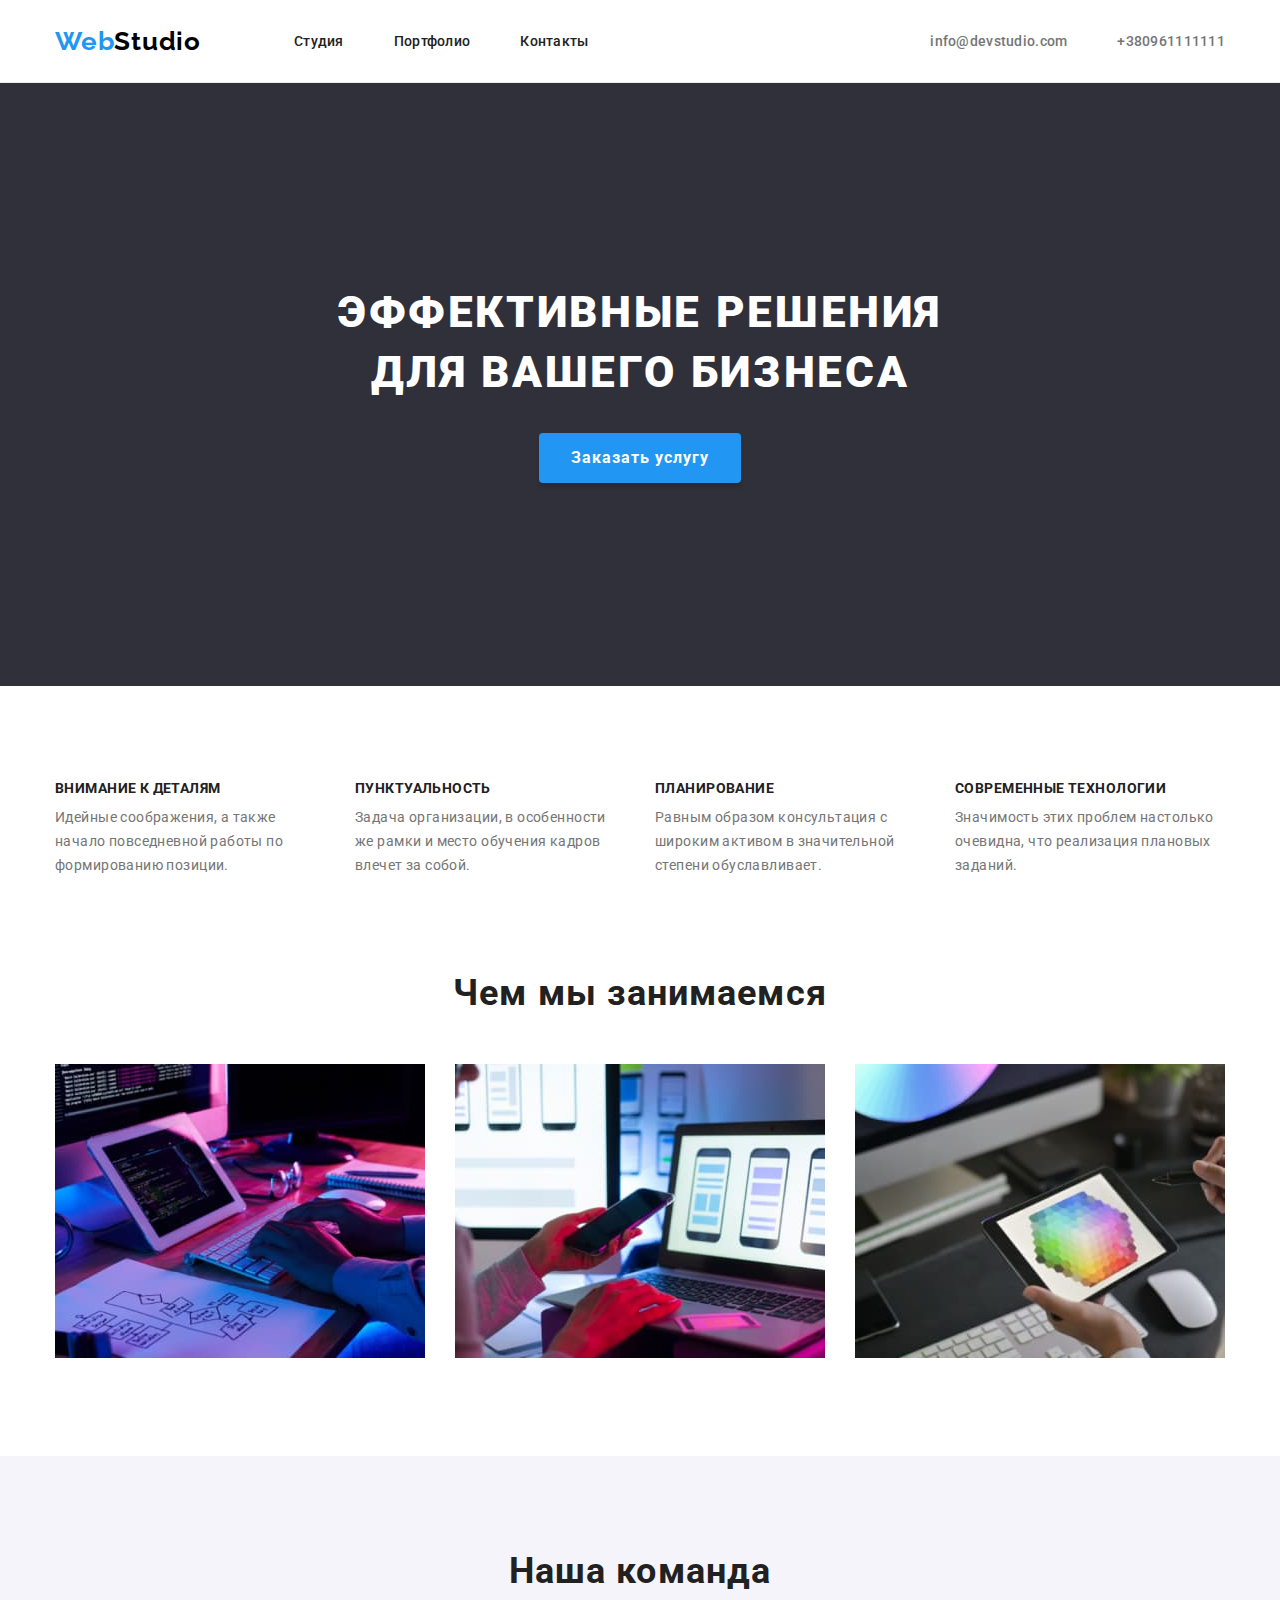
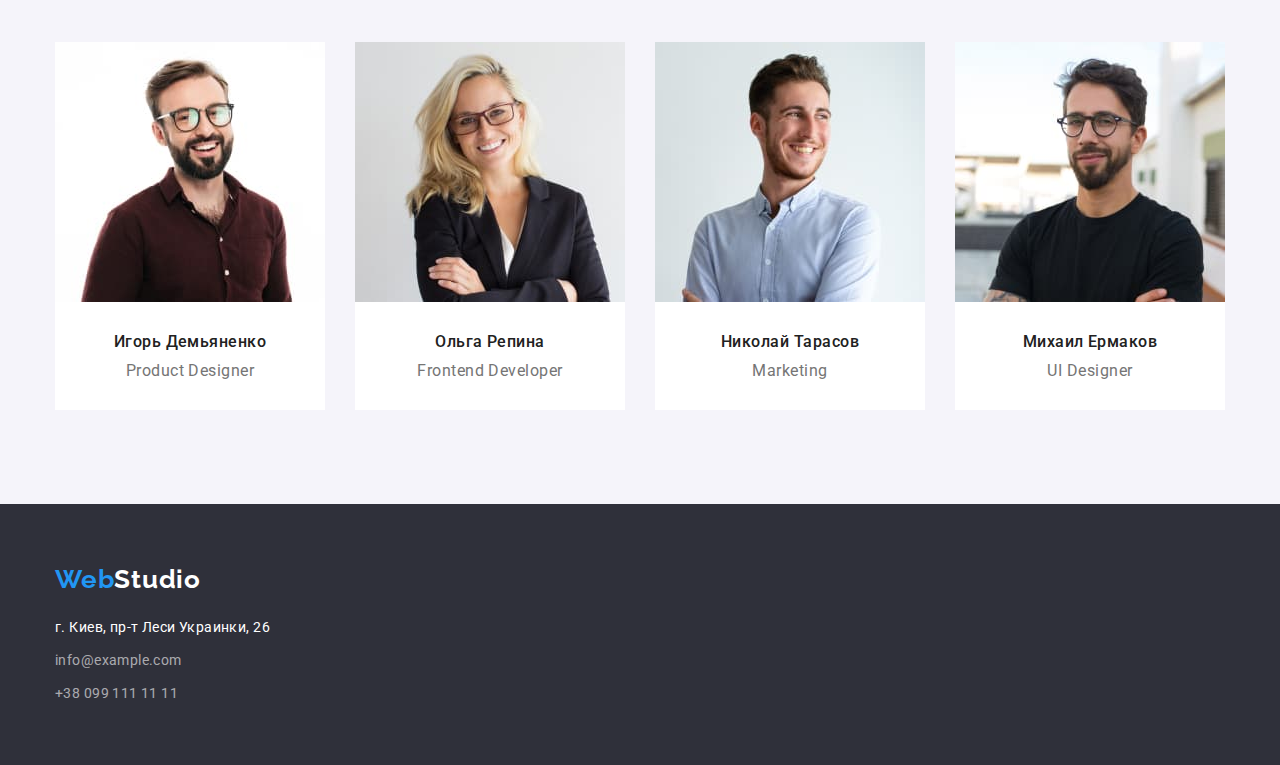
<file: index.html>
<!DOCTYPE html>
<html lang="ru">
<head>
    <meta charset="UTF-8">
    <meta http-equiv="X-UA-Compatible" content="IE=edge">
    <meta name="viewport" content="width=device-width, initial-scale=1.0">
    <title>Document</title>
    <link rel="preconnect" href="https://fonts.googleapis.com">
    <link rel="preconnect" href="https://fonts.gstatic.com" crossorigin>
    <link href="https://fonts.googleapis.com/css2?family=Raleway:wght@700&family=Roboto:wght@400;500;700;900&display=swap"
        rel="stylesheet">
    <link rel="stylesheet" href="https://cdnjs.cloudflare.com/ajax/libs/modern-normalize/1.1.0/modern-normalize.min.css">
    <link rel="stylesheet" href="./css/styles.css">
</head>
<body class="body">
    <header class="header">
        <div class="container">
        <a class="header-logo logo link" href="#"><span>Web</span>Studio</a>
        <nav class="header-nav">
            <ul class="list">
                <li class="header-nav-item"><a href="./index.html" class="header-link link">Студия</a></li>
                <li class="header-nav-item"><a href="./portfolio.html" class="header-link link">Портфолио</a></li>
                <li class="header-nav-item"><a href="#" class="header-link link">Контакты</a></li>
            </ul>
        </nav>
        <ul class="header-contacts-list list">
            <li class="header-item"><a href="mailto:info@devstudio.com" class="header-contacts link">info@devstudio.com</a></li>
            <li class="header-item"><a href="tel:+380961111111" class="header-contacts link">+380961111111</a></li>
        </ul>
        </div>
    </header>
    <main>
        <section class="hero">
            <h1 class="hero-text">Эффективные решения для вашего бизнеса</h1>
            <button type="button" class="hero-button">Заказать услугу</button>
        </section>
        <section class="features section">
            <div class="container">
            <h2 class="visually-hidden">Особенности</h2>
            <ul class="features-list list">
                <li class="features-list-item"><h3 class="features-titles">Внимание к деталям</h3>
                    <p class="features-p">Идейные соображения, а также начало повседневной работы по формированию позиции.</p></li>
                <li class="features-list-item"><h3 class="features-titles">Пунктуальность</h3>
                    <p class="features-p">Задача организации, в особенности же рамки и место обучения кадров влечет за собой.</p></li>
                <li class="features-list-item"><h3 class="features-titles">Планирование</h3>
                    <p class="features-p">Равным образом консультация с широким активом в значительной степени обуславливает.</p></li>
                <li class="features-list-item"><h3 class="features-titles">Современные технологии</h3>
                    <p class="features-p">Значимость этих проблем настолько очевидна, что реализация плановых заданий.</p></li>
            </ul>
            </div>
        </section>
        <section class="speciality section">
            <div class="container">
            <h2 class="speciality-title">Чем мы занимаемся</h2>
            <ul class="list">
                <li class="speciality-list"><img src="./images/img.jpg" alt="пишет на клавиатуре" width="370" height="294"></li>
                <li class="speciality-list"><img src="./images/img(1).jpg" alt="сравнивает телефоны" width="370" height="294"></li>
                <li class="speciality-list"><img src="./images/img(2).jpg" alt="рисует на планшете" width="370" height="294"></li>
            </ul>
            </div>
        </section>
        <section class="team section">
            <div class="container">
            <h2 class="team-title">Наша команда</h2>
            <ul class="team-list list">
                <li class="team-list-item">
                    <img src="./images/team_photo1.jpg" alt="участник команды 1" width="270" height="260">
                    <div class="team-list-text">
                    <h3 class="team-name">Игорь Демьяненко</h3>
                    <p lang="en" class="team-prof">Product Designer</p>
                    </div>
                </li>
                <li class="team-list-item">
                    <img src="./images/team_photo2.jpg" alt="участник команды 1" width="270" height="260">
                    <div class="team-list-text">
                    <h3 class="team-name">Ольга Репина</h3>
                    <p lang="en" class="team-prof">Frontend Developer</p>
                    </div>
                </li>
                <li class="team-list-item">
                    <img src="./images/team_photo3.jpg" alt="участник команды 1" width="270" height="260">
                    <div class="team-list-text">
                    <h3 class="team-name">Николай Тарасов</h3>
                    <p lang="en" class="team-prof">Marketing</p>
                    </div>
                </li>
                <li class="team-list-item">
                    <img src="./images/team_photo4.jpg" alt="участник команды 1" width="270" height="260">
                    <div class="team-list-text">
                    <h3 class="team-name">Михаил Ермаков</h3>
                    <p lang="en" class="team-prof">UI Designer</p>
                    </div>
                </li>
            </ul>
            </div>
        </section>
    </main>
        <footer class="footer">
            <div class="container">
            <a href="#" class="footer-logo logo link"><span>Web</span>Studio</a>
            <address class="address">
                <ul class="list">
                    <li class="address-item"><a href="https://goo.gl/maps/gwLvTVxYLncjtafa9" target="_blank" rel="noopener noreferrer nofollow" 
                        class="footer-address link">г. Киев, пр-т Леси Украинки, 26</a></li>
                    <li class="address-item"><a href="mailto:info@example.com" class="footer-contacts link">info@example.com</a></li>
                    <li class="address-item"><a href="tel:+380991111111" class="footer-contacts link">+38 099 111 11 11</a></li>
                </ul>
            </address>
            </div>
        </footer>
</body>
</html>
</file>
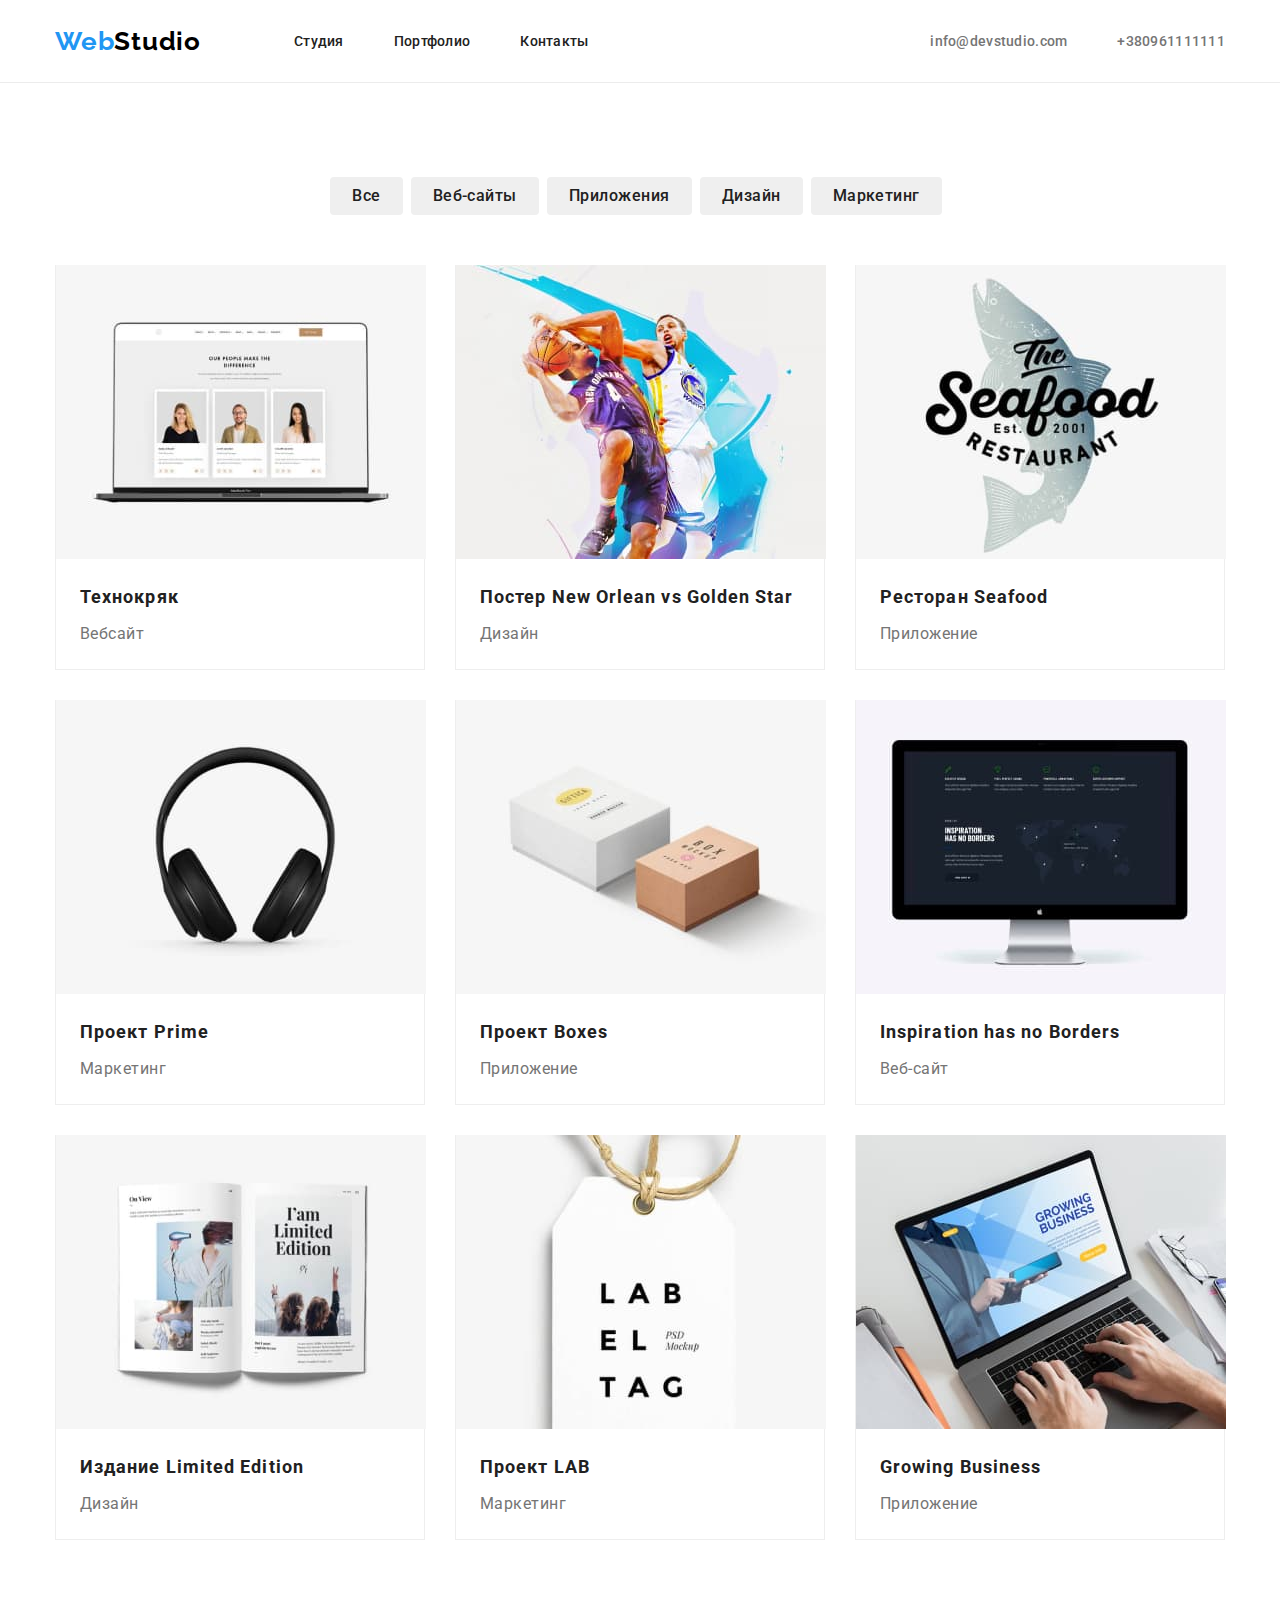
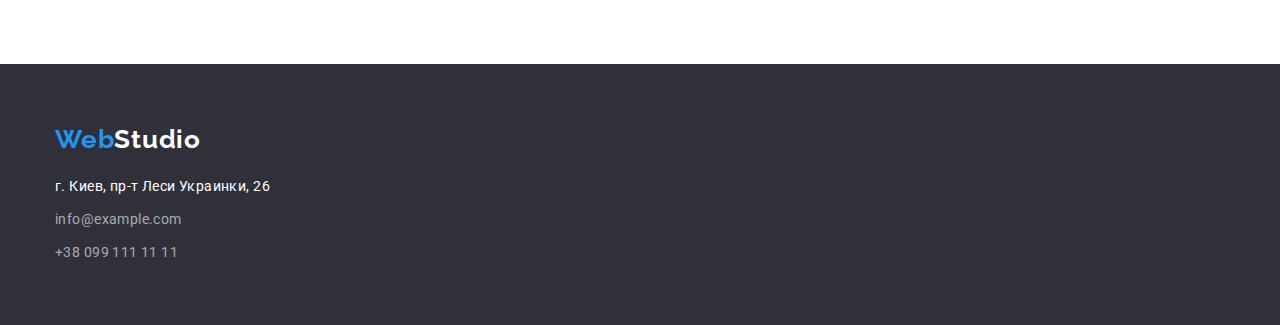
<file: portfolio.html>
<!DOCTYPE html>
<html lang="ru">
<head>
    <meta charset="UTF-8">
    <meta http-equiv="X-UA-Compatible" content="IE=edge">
    <meta name="viewport" content="width=device-width, initial-scale=1.0">
    <title>Document</title>
    <link rel="preconnect" href="https://fonts.googleapis.com">
    <link rel="preconnect" href="https://fonts.gstatic.com" crossorigin>
    <link
        href="https://fonts.googleapis.com/css2?family=Raleway:wght@700&family=Roboto:wght@400;500;700;900&display=swap"
        rel="stylesheet">
    <link rel="stylesheet" href="https://cdnjs.cloudflare.com/ajax/libs/modern-normalize/1.1.0/modern-normalize.min.css">
    <link rel="stylesheet" href="./css/styles.css">
</head>
<body class="body">
    <header class="header">
        <div class="container">
            <a class="header-logo logo link" href="#"><span>Web</span>Studio</a>
            <nav class="header-nav">
                <ul class="list">
                    <li class="header-nav-item"><a href="./index.html" class="header-link link">Студия</a></li>
                    <li class="header-nav-item"><a href="./portfolio.html" class="header-link link">Портфолио</a></li>
                    <li class="header-nav-item"><a href="#" class="header-link link">Контакты</a></li>
                </ul>
            </nav>
            <ul class="header-contacts-list list">
                <li class="header-item"><a href="mailto:info@devstudio.com"
                        class="header-contacts link">info@devstudio.com</a></li>
                <li class="header-item"><a href="tel:+380961111111" class="header-contacts link">+380961111111</a></li>
            </ul>
        </div>
    </header>
    <main>
        <section class="projects">
            <div class="container">
            <h1 class="visually-hidden">Проекты</h1>
            <ul class="projects-filters list">
                <li class="projects-item"><button type="button" class="projects-button">Все</button></li>
                <li class="projects-item"><button type="button" class="projects-button">Веб-сайты</button></li>
                <li class="projects-item"><button type="button" class="projects-button">Приложения</button></li>
                <li class="projects-item"><button type="button" class="projects-button">Дизайн</button></li>
                <li class="projects-item"><button type="button" class="projects-button">Маркетинг</button></li>
            </ul>
            <ul class="project-list list">
                <li class="projects-list">
                    <img src="./images/project_photo1.jpg" alt="ноутбук с открытым вебсайтом" width="370" height="294">
                    <div class="project-list-text"><h2 class="projects-title">Технокряк</h2>
                    <p class="projects-text">Вебсайт</p>
                    </div>
                </li>
                <li class="projects-list">
                    <img src="./images/project_photo2.jpg" alt="Постер с баскетболистами" width="370" height="294">
                    <div class="project-list-text"><h2 class="projects-title">Постер New Orlean vs Golden Star</h2>
                    <p class="projects-text">Дизайн</p>
                    </div>
                </li>
                <li class="projects-list">
                    <img src="./images/project_photo3.jpg" alt="лого ресторана" width="370" height="294">
                    <div class="project-list-text"><h2 class="projects-title">Ресторан Seafood</h2>
                    <p class="projects-text">Приложение</p>
                    </div>
                </li>
                <li class="projects-list">
                    <img src="./images/project_photo4.jpg" alt="наушники" width="370" height="294">
                    <div class="project-list-text"><h2 class="projects-title">Проект Prime</h2>
                    <p class="projects-text">Маркетинг</p>
                    </div>
                </li>
                <li class="projects-list">
                    <img src="./images/project_photo5.jpg" alt="коробки" width="370" height="294">
                    <div class="project-list-text"><h2 class="projects-title">Проект Boxes</h2>
                    <p class="projects-text">Приложение</p>
                    </div>
                </li>
                <li class="projects-list">
                    <img src="./images/project_photo6.jpg" alt="монитор с сайтом" width="370" height="294">
                    <div class="project-list-text"><h2 class="projects-title">Inspiration has no Borders</h2>
                    <p class="projects-text">Веб-сайт</p>
                    </div>
                </li>
                <li class="projects-list">
                    <img src="./images/project_photo7.jpg" alt="книга" width="370" height="294">
                    <div class="project-list-text"><h2 class="projects-title">Издание Limited Edition</h2>
                    <p class="projects-text">Дизайн</p>
                    </div>
                </li>
                <li class="projects-list">
                    <img src="./images/project_photo8.jpg" alt="ярлык" width="370" height="294">
                    <div class="project-list-text"><h2 class="projects-title">Проект LAB</h2>
                    <p class="projects-text">Маркетинг</p>
                    </div>
                </li>
                <li class="projects-list">
                    <img src="./images/project_photo9.jpg" alt="ноутбук с открытым приложением" width="370" height="294">
                    <div class="project-list-text"><h2 class="projects-title">Growing Business</h2>
                    <p class="projects-text">Приложение</p>
                    </div>
                </li>
            </ul>
            </div>
        </section>
    </main>
    <footer class="footer">
        <div class="container">
            <a href="#" class="footer-logo logo link"><span>Web</span>Studio</a>
            <address class="address">
                <ul class="list">
                    <li class="address-item"><a href="https://goo.gl/maps/gwLvTVxYLncjtafa9" target="_blank"
                            rel="noopener noreferrer nofollow" class="footer-address link">г. Киев, пр-т Леси Украинки,
                            26</a></li>
                    <li class="address-item"><a href="mailto:info@example.com"
                            class="footer-contacts link">info@example.com</a></li>
                    <li class="address-item"><a href="tel:+380991111111" class="footer-contacts link">+38 099 111 11 11</a>
                    </li>
                </ul>
            </address>
        </div>
    </footer>
</body>
</html>
</file>
<file: css/styles.css>
:root {
  --accent-color: #2196f3;
  --main-text-color: #757575;
  --title-color: #212121;
  --header-links-color: #212121;
  --header-contacts-color: #757575;
  --footer-contacts-color: #ffffff99;
  --sec-bg-color: #2f303a;
  --third-bg-color: #f5f4fa;
  --logo-color: #000000;
  --logo-sec-color: #ffffff;
  --hero-color: #ffffff;
  --button-hover-color: #ffffff;
  --footer-address-color: #ffffff;
  --portfolio-button-color: #212121;
  --team-text-color: #ffffff;
}

.list {
  list-style: none;
}

.link {
  text-decoration: none;
}

.visually-hidden {
  position: absolute;
  width: 1px;
  height: 1px;
  margin: -1px;
  border: 0;
  padding: 0;
  white-space: nowrap;
  clip-path: inset(100%);
  clip: rect(0 0 0 0);
  overflow: hidden;
}
/* font-family: 'Raleway' sans-serif; --left to copy*/

body {
  font-family: "Roboto", sans-serif;
  color: var(--title-color);
}

h1,
h2,
h3,
h4,
h5,
h6,
p,
ul {
  margin: 0;
  padding: 0;
}

.container {
  width: 1200px;
  padding: 0 15px;
  margin-left: auto;
  margin-right: auto;
}

.section {
  padding-top: 94px;
  padding-bottom: 94px;
}

/* header */

.header {
  display: flex;
  align-items: center;
  /* height: 80px; */
  border-bottom: 1px solid #ececec;
}

.header .container {
  display: flex;
  align-items: center;
}

.header-nav .list,
.header .list {
  display: flex;
}

.list .header-item + .header-item,
.list
  .header-nav-item
  + .header-nav-item {
  margin-left: 50px;
}

/* сделал на случай смены логотипа */
.header-nav {
  padding-top: 32px;
  padding-bottom: 32px;
}

.header-logo {
  margin-right: 93px;
  /* padding-top: 25px;
  padding-bottom: 24px; */
}

.logo {
  font-family: "Raleway", sans-serif;
  font-weight: 700;
  font-size: 26px;
  line-height: 1.2;
  letter-spacing: 0.03em;
  color: var(--logo-color);
}

.logo span {
  color: var(--accent-color);
}

.header-link {
  font-weight: 500;
  font-size: 14px;
  line-height: 1.15;
  letter-spacing: 0.02em;
  color: var(--header-links-color);
}

.header-contacts {
  font-weight: 500;
  font-size: 14px;
  line-height: 1.15;
  letter-spacing: 0.02em;
  color: var(--header-contacts-color);
}

.header-contacts-list {
  margin-left: auto;
}

.header-link:hover,
.header-link:focus,
.header-contacts:hover,
.header-contacts:focus {
  color: var(--accent-color);
}

/* hero */
.hero {
  background-color: var(--sec-bg-color);
  text-align: center;
  padding-bottom: 203px;
  padding-top: 200px;
}

.hero-text {
  display: flex;
  justify-content: center;
  max-width: 696px;
  flex-wrap: wrap;
  font-weight: 900;
  font-size: 44px;
  line-height: 1.36;
  letter-spacing: 0.06em;
  text-transform: uppercase;
  color: var(--hero-color);
  margin-bottom: 30px;
  margin-left: auto;
  margin-right: auto;
}

.hero-button {
  background: #2196f3;
  box-shadow: 0px 4px 4px
    rgba(0, 0, 0, 0.15);
  border-radius: 4px;
  font-weight: 700;
  font-size: 16px;
  line-height: 1.87;
  letter-spacing: 0.06em;
  color: var(--hero-color);
  cursor: pointer;
  border: transparent;
  min-width: 200px;
  /* min-height: 50px; */
  padding: 10px 32px;
}

/* features */

.features {
  padding-bottom: 0;
}

.features-titles {
  font-size: 14px;
  line-height: 1.15;
  letter-spacing: 0.03em;
  text-transform: uppercase;
  color: inherit;
  margin-bottom: 10px;
}

.features-p {
  font-size: 14px;
  line-height: 1.71;
  letter-spacing: 0.03em;
  color: var(--main-text-color);
}

.features-list {
  display: flex;
}

.features-list-item {
  width: 270px;
}

.list
  > .features-list-item:not(:last-child) {
  margin-right: 30px;
}

/* speciality */

.speciality-title {
  font-size: 36px;
  line-height: 1.17;
  letter-spacing: 0.03em;
  color: inherit;
  margin-bottom: 50px;
}

.speciality {
  text-align: center;
}

.speciality .list {
  display: inline-flex;
  align-items: center;
  margin: 0;
}

.list .speciality-list {
  width: 370px;
}

.list
  > .speciality-list:not(:last-child) {
  margin-right: 30px;
}

/* team */
.team {
  background-color: var(
    --third-bg-color
  );
  text-align: center;
}

.team-list {
  display: flex;
  justify-content: center;
}

.team-title {
  font-size: 36px;
  line-height: 1.17;
  letter-spacing: 0.03em;
  color: inherit;
  margin-bottom: 50px;
}

.team-name {
  font-weight: 500;
  font-size: 16px;
  line-height: 19px;
  letter-spacing: 0.03em;
  color: inherit;
  margin-bottom: 10px;
}

.team-prof {
  font-size: 16px;
  line-height: 19px;
  letter-spacing: 0.03em;
  color: var(--main-text-color);
}

.team-list-text {
  padding-top: 30px;
  padding-bottom: 30px;
  background-color: var(
    --team-text-color
  );
}

.team-list-item {
  display: flex;
  flex-direction: column;
  width: 270px;
}

.list
  > .team-list-item:not(:last-child) {
  margin-right: 30px;
}

/* footer */
.footer {
  display: flex;
  align-items: center;
  background-color: var(--sec-bg-color);
  /* height: 252px; */
  padding-top: 60px;
  padding-bottom: 60px;
}

.footer-contacts {
  font-style: normal;
  font-size: 14px;
  line-height: 1.71;
  letter-spacing: 0.03em;
  color: var(--footer-contacts-color);
}

.footer-contacts:hover,
.footer-contacts:focus {
  color: var(--accent-color);
}

.footer-address {
  font-style: normal;
  font-size: 14px;
  line-height: 1.71;
  letter-spacing: 0.03em;
  color: var(--footer-address-color);
}

.footer-logo {
  color: var(--logo-sec-color);
}

.address .list {
  display: flex;
  flex-direction: column;
}

.list .address-item + .address-item {
  margin-top: 9px;
}

.footer-logo {
  margin-bottom: 20px;
}

.footer .container {
  display: flex;
  flex-direction: column;
}

/* portfolio */

.projects {
  padding-top: 94px;
  padding-bottom: 94px;
  text-align: center;
}

.project-list {
  display: flex;
  flex-wrap: wrap;
}

.projects-list {
  display: flex;
  flex-direction: column;
  margin-right: 30px;
  margin-bottom: 30px;
  border: 1px solid #eeeeee;
  border-top: none;
  text-align: left;
}

.list .projects-list {
  width: 370px;
}

.projects-list:nth-child(3n) {
  margin-right: 0;
}

.projects-filters {
  display: inline-flex;
  /* height: 38px; */
  margin-bottom: 50px;
}

.list .projects-item {
  display: flex;
  margin-right: 8px;
}

.projects-button {
  display: flex;
  border-radius: 4px;
  font-family: inherit;
  font-style: normal;
  font-weight: 500;
  font-size: 16px;
  line-height: 1.62;
  text-align: center;
  letter-spacing: 0.03em;
  cursor: pointer;
  color: var(--portfolio-button-color);
  border: transparent;
  align-items: center;
  padding: 6px 22px;
}

.projects-button:hover {
  background-color: var(--accent-color);
  color: var(--button-hover-color);
}

.projects-title {
  font-size: 18px;
  line-height: 2;
  letter-spacing: 0.06em;
  color: inherit;
  margin-bottom: 4px;
}

.projects-text {
  font-size: 16px;
  line-height: 1.87;
  letter-spacing: 0.03em;
  color: var(--main-text-color);
}

.project-list-text {
  padding: 20px 24px;
  /* outline: 1px solid #eeeeee; */
  /* border-bottom: 1px solid #eeeeee;
  border-left: 1px solid #eeeeee;
  border-right: 1px solid #eeeeee; */
}
</file>
